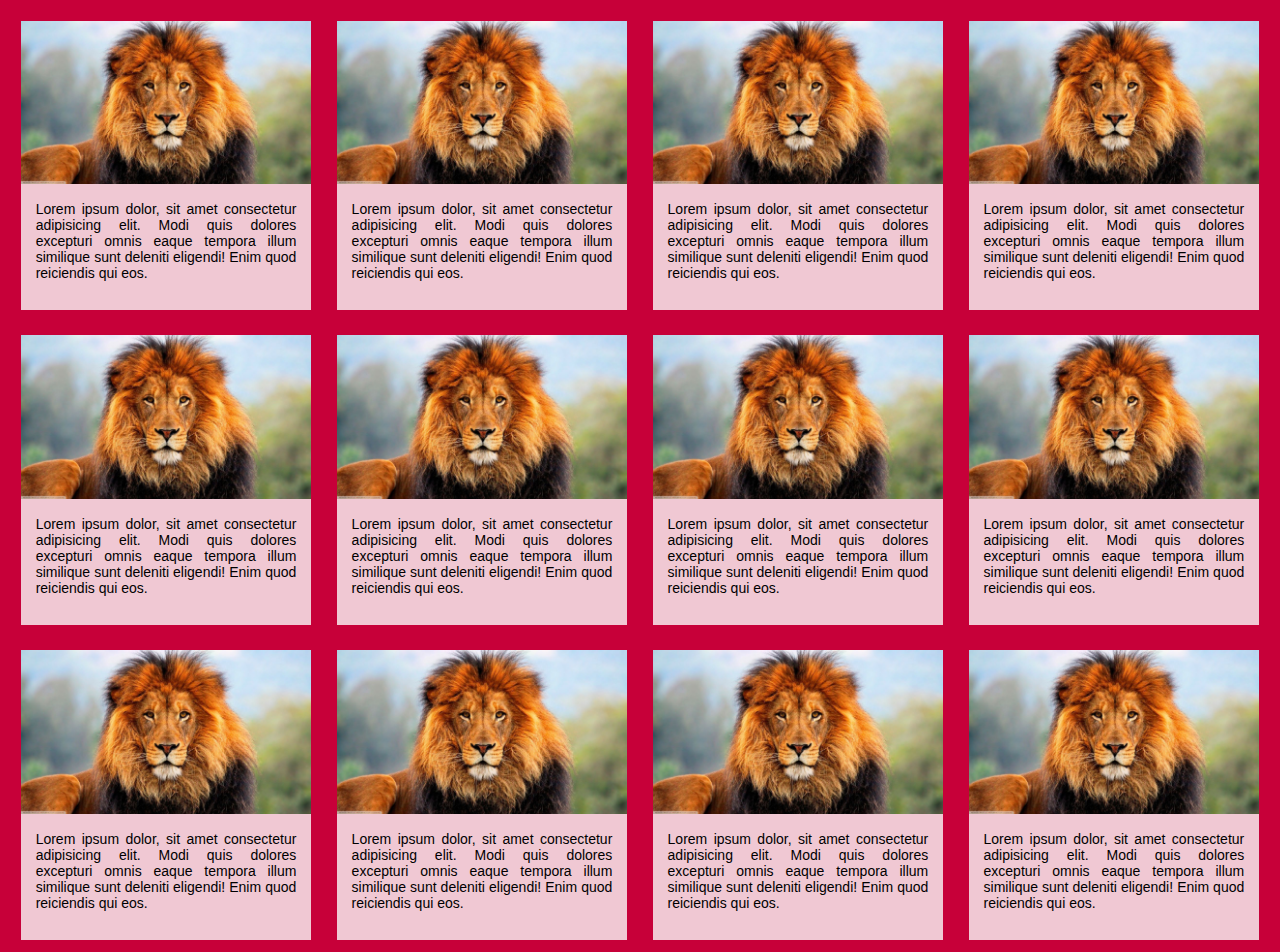
<file: ejercicio_01/index.html>
<!DOCTYPE html>
<html lang="en">
<head>
    <meta charset="UTF-8">
    <meta name="viewport" content="width=device-width, initial-scale = 1.0">
    <meta http-equiv="X-UA-Compatible" content="ie=edge">
    <link rel="stylesheet" href="estilos.css">
    <title>Document</title>
</head>
<body>
    <div class="container">
        <section>
            <img src="../imagenes/leon.jpg" alt="leon">
            <p>Lorem ipsum dolor, sit amet consectetur adipisicing elit. Modi quis dolores excepturi omnis 
                eaque tempora illum similique sunt deleniti eligendi! Enim quod reiciendis qui eos. 
            </p>
        </section>
        <section>
            <img src="../imagenes/leon.jpg" alt="leon">
            <p>Lorem ipsum dolor, sit amet consectetur adipisicing elit. Modi quis dolores excepturi omnis 
                eaque tempora illum similique sunt deleniti eligendi! Enim quod reiciendis qui eos. 
            </p>
        </section>
        <section>
            <img src="../imagenes/leon.jpg" alt="leon">
            <p>Lorem ipsum dolor, sit amet consectetur adipisicing elit. Modi quis dolores excepturi omnis 
                eaque tempora illum similique sunt deleniti eligendi! Enim quod reiciendis qui eos. 
            </p>
        </section>
        <section>
            <img src="../imagenes/leon.jpg" alt="leon">
            <p>Lorem ipsum dolor, sit amet consectetur adipisicing elit. Modi quis dolores excepturi omnis 
                eaque tempora illum similique sunt deleniti eligendi! Enim quod reiciendis qui eos. 
            </p>
        </section><section>
            <img src="../imagenes/leon.jpg" alt="leon">
            <p>Lorem ipsum dolor, sit amet consectetur adipisicing elit. Modi quis dolores excepturi omnis 
                eaque tempora illum similique sunt deleniti eligendi! Enim quod reiciendis qui eos. 
            </p>
        </section>
        <section>
            <img src="../imagenes/leon.jpg" alt="leon">
            <p>Lorem ipsum dolor, sit amet consectetur adipisicing elit. Modi quis dolores excepturi omnis 
                eaque tempora illum similique sunt deleniti eligendi! Enim quod reiciendis qui eos. 
            </p>
        </section>
        <section>
            <img src="../imagenes/leon.jpg" alt="leon">
            <p>Lorem ipsum dolor, sit amet consectetur adipisicing elit. Modi quis dolores excepturi omnis 
                eaque tempora illum similique sunt deleniti eligendi! Enim quod reiciendis qui eos. 
            </p>
        </section>
        <section>
            <img src="../imagenes/leon.jpg" alt="leon">
            <p>Lorem ipsum dolor, sit amet consectetur adipisicing elit. Modi quis dolores excepturi omnis 
                eaque tempora illum similique sunt deleniti eligendi! Enim quod reiciendis qui eos. 
            </p>
        </section>
        <section>
            <img src="../imagenes/leon.jpg" alt="leon">
            <p>Lorem ipsum dolor, sit amet consectetur adipisicing elit. Modi quis dolores excepturi omnis 
                eaque tempora illum similique sunt deleniti eligendi! Enim quod reiciendis qui eos. 
            </p>
        </section>
        <section>
            <img src="../imagenes/leon.jpg" alt="leon">
            <p>Lorem ipsum dolor, sit amet consectetur adipisicing elit. Modi quis dolores excepturi omnis 
                eaque tempora illum similique sunt deleniti eligendi! Enim quod reiciendis qui eos. 
            </p>
        </section><section>
            <img src="../imagenes/leon.jpg" alt="leon">
            <p>Lorem ipsum dolor, sit amet consectetur adipisicing elit. Modi quis dolores excepturi omnis 
                eaque tempora illum similique sunt deleniti eligendi! Enim quod reiciendis qui eos. 
            </p>
        </section>
        <section>
            <img src="../imagenes/leon.jpg" alt="leon">
            <p>Lorem ipsum dolor, sit amet consectetur adipisicing elit. Modi quis dolores excepturi omnis 
                eaque tempora illum similique sunt deleniti eligendi! Enim quod reiciendis qui eos. 
            </p>
        </section>
    </div>
</body>
</html>
</file>
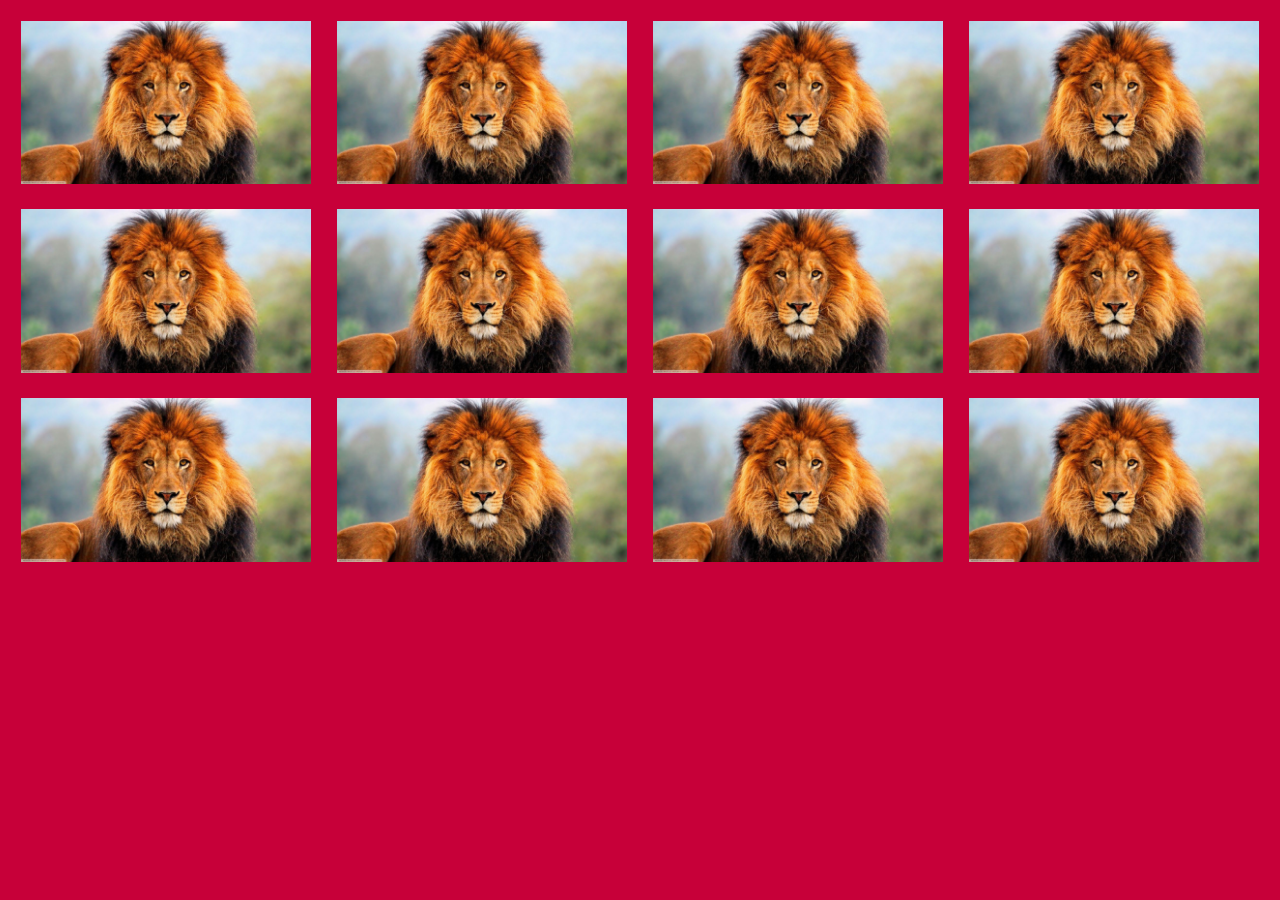
<file: ejercicio_02/index.html>
<!DOCTYPE html>
<html lang="en">
<head>
    <meta charset="UTF-8">
    <meta name="viewport" content="width=device-width, initial-scale = 1.0">
    <meta http-equiv="X-UA-Compatible" content="ie=edge">
    <link rel="stylesheet" href="estilos.css">
    <title>Document</title>
</head>
<body>
    <div class="container">
        <section>
            <img src="../imagenes/leon.jpg" alt="leon">
            <p>Lorem ipsum dolor, sit amet consectetur adipisicing elit. Modi quis dolores. 
            </p>
        </section>
        <section>
            <img src="../imagenes/leon.jpg" alt="leon">
            <p>
                Lorem ipsum dolor, sit amet consectetur adipisicing elit. Modi quis dolores. 
            </p>
        </section>
        <section>
            <img src="../imagenes/leon.jpg" alt="leon">
            <p>Lorem ipsum dolor, sit amet consectetur adipisicing elit. Modi quis dolores. 
            </p>
        </section>
        <section>
            <img src="../imagenes/leon.jpg" alt="leon">
            <p>Lorem ipsum dolor, sit amet consectetur adipisicing elit. Modi quis dolores. 
            </p>
        </section><section>
            <img src="../imagenes/leon.jpg" alt="leon">
            <p>Lorem ipsum dolor, sit amet consectetur adipisicing elit. Modi quis dolores. 
            </p>
        </section>
        <section>
            <img src="../imagenes/leon.jpg" alt="leon">
            <p>Lorem ipsum dolor, sit amet consectetur adipisicing elit. Modi quis dolores. 
            </p>
        </section>
        <section>
            <img src="../imagenes/leon.jpg" alt="leon">
            <p>Lorem ipsum dolor, sit amet consectetur adipisicing elit. Modi quis dolores. 
            </p>
        </section>
        <section>
            <img src="../imagenes/leon.jpg" alt="leon">
            <p>Lorem ipsum dolor, sit amet consectetur adipisicing elit. Modi quis dolores. 
            </p>
        </section>
        <section>
            <img src="../imagenes/leon.jpg" alt="leon">
            <p>Lorem ipsum dolor, sit amet consectetur adipisicing elit. Modi quis dolores. 
            </p>
        </section>
        <section>
            <img src="../imagenes/leon.jpg" alt="leon">
            <p>Lorem ipsum dolor, sit amet consectetur adipisicing elit. Modi quis dolores. 
            </p>
        </section><section>
            <img src="../imagenes/leon.jpg" alt="leon">
            <p>Lorem ipsum dolor, sit amet consectetur adipisicing elit. Modi quis dolores. 
            </p>
        </section>
        <section>
            <img src="../imagenes/leon.jpg" alt="leon">
            <p>Lorem ipsum dolor, sit amet consectetur adipisicing elit. Modi quis dolores. 
            </p>
        </section>
    </div>
</body>
</html>
</file>
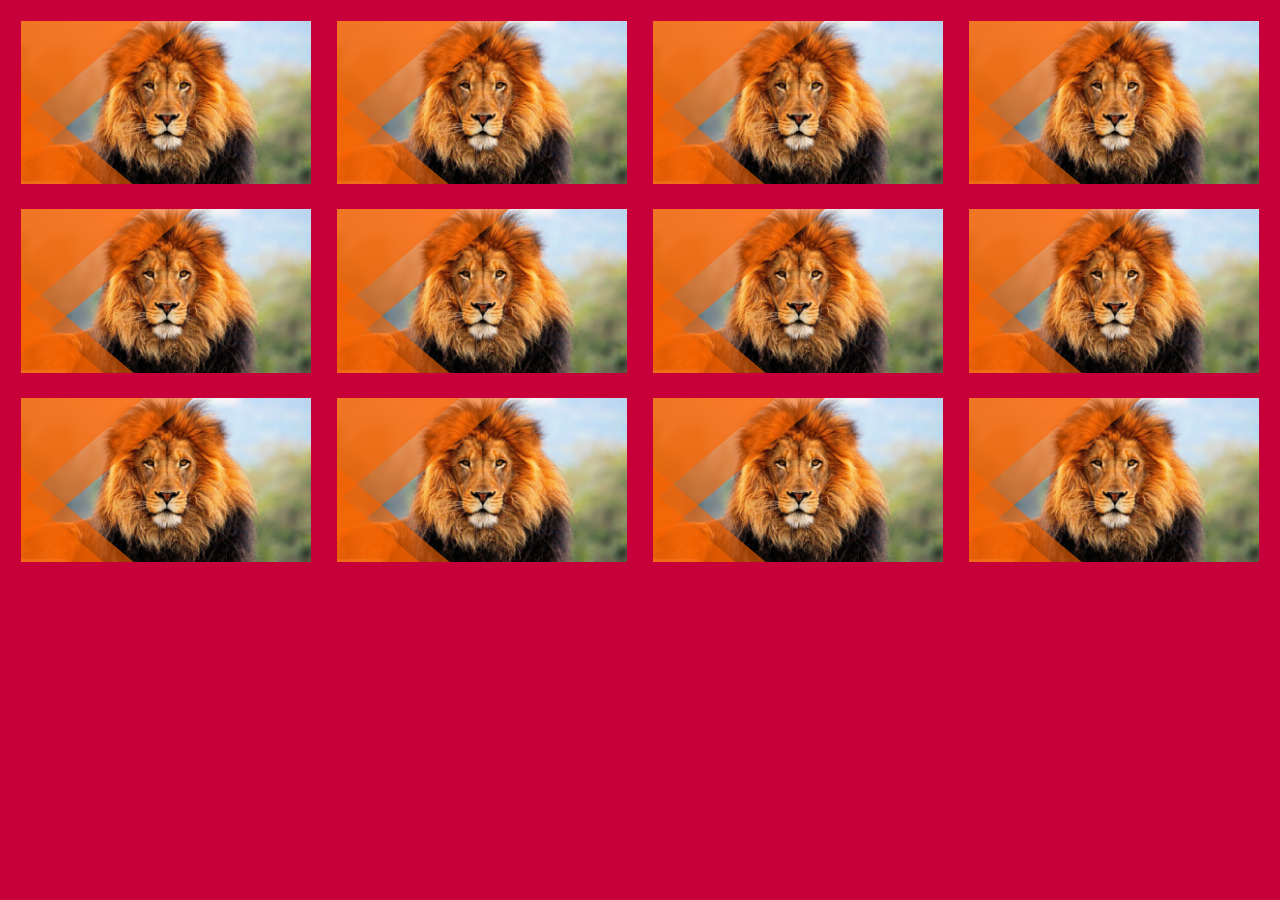
<file: ejercicio_03/index.html>
<!DOCTYPE html>
<html lang="en">
<head>
    <meta charset="UTF-8">
    <meta name="viewport" content="width=device-width, initial-scale = 1.0">
    <meta http-equiv="X-UA-Compatible" content="ie=edge">
    <link rel="stylesheet" href="estilos.css">
    <title>Document</title>
</head>
<body>
    <div class="container">
        <section>
            <img src="../imagenes/leon.jpg" alt="leon">
            <div class="content-1"></div>
            <div class="content-2"></div>
            <div class="content-3"></div>
            <div class="content-4"></div>
            <p>Lorem ipsum dolor, sit amet consectetur adipisicing elit. Modi quis dolores. 
            </p>
        </section>
        <section>
            <img src="../imagenes/leon.jpg" alt="leon">
            <div class="content-1"></div>
            <div class="content-2"></div>
            <div class="content-3"></div>
            <div class="content-4"></div>
            <p>Lorem ipsum dolor, sit amet consectetur adipisicing elit. Modi quis dolores. 
            </p>
        </section>
        <section>
            <img src="../imagenes/leon.jpg" alt="leon">
            <div class="content-1"></div>
            <div class="content-2"></div>
            <div class="content-3"></div>
            <div class="content-4"></div>
            <p>Lorem ipsum dolor, sit amet consectetur adipisicing elit. Modi quis dolores. 
            </p>
        </section>
        <section>
            <img src="../imagenes/leon.jpg" alt="leon">
            <div class="content-1"></div>
            <div class="content-2"></div>
            <div class="content-3"></div>
            <div class="content-4"></div>
            <p>Lorem ipsum dolor, sit amet consectetur adipisicing elit. Modi quis dolores. 
            </p>
        </section>
        <section>
            <img src="../imagenes/leon.jpg" alt="leon">
            <div class="content-1"></div>
            <div class="content-2"></div>
            <div class="content-3"></div>
            <div class="content-4"></div>
            <p>Lorem ipsum dolor, sit amet consectetur adipisicing elit. Modi quis dolores. 
            </p>
        </section>
        <section>
            <img src="../imagenes/leon.jpg" alt="leon">
            <div class="content-1"></div>
            <div class="content-2"></div>
            <div class="content-3"></div>
            <div class="content-4"></div>
            <p>Lorem ipsum dolor, sit amet consectetur adipisicing elit. Modi quis dolores. 
            </p>
        </section>
        <section>
            <img src="../imagenes/leon.jpg" alt="leon">
            <div class="content-1"></div>
            <div class="content-2"></div>
            <div class="content-3"></div>
            <div class="content-4"></div>
            <p>Lorem ipsum dolor, sit amet consectetur adipisicing elit. Modi quis dolores. 
            </p>
        </section>
        <section>
            <img src="../imagenes/leon.jpg" alt="leon">
            <div class="content-1"></div>
            <div class="content-2"></div>
            <div class="content-3"></div>
            <div class="content-4"></div>
            <p>Lorem ipsum dolor, sit amet consectetur adipisicing elit. Modi quis dolores. 
            </p>
        </section>
        <section>
            <img src="../imagenes/leon.jpg" alt="leon">
            <div class="content-1"></div>
            <div class="content-2"></div>
            <div class="content-3"></div>
            <div class="content-4"></div>
            <p>Lorem ipsum dolor, sit amet consectetur adipisicing elit. Modi quis dolores. 
            </p>
        </section>
        <section>
            <img src="../imagenes/leon.jpg" alt="leon">
            <div class="content-1"></div>
            <div class="content-2"></div>
            <div class="content-3"></div>
            <div class="content-4"></div>
            <p>Lorem ipsum dolor, sit amet consectetur adipisicing elit. Modi quis dolores. 
            </p>
        </section>
        <section>
            <img src="../imagenes/leon.jpg" alt="leon">
            <div class="content-1"></div>
            <div class="content-2"></div>
            <div class="content-3"></div>
            <div class="content-4"></div>
            <p>Lorem ipsum dolor, sit amet consectetur adipisicing elit. Modi quis dolores. 
            </p>
        </section>
        <section>
            <img src="../imagenes/leon.jpg" alt="leon">
            <div class="content-1"></div>
            <div class="content-2"></div>
            <div class="content-3"></div>
            <div class="content-4"></div>
            <p>Lorem ipsum dolor, sit amet consectetur adipisicing elit. Modi quis dolores. 
            </p>
        </section>
    </div>
</body>
</html>
</file>
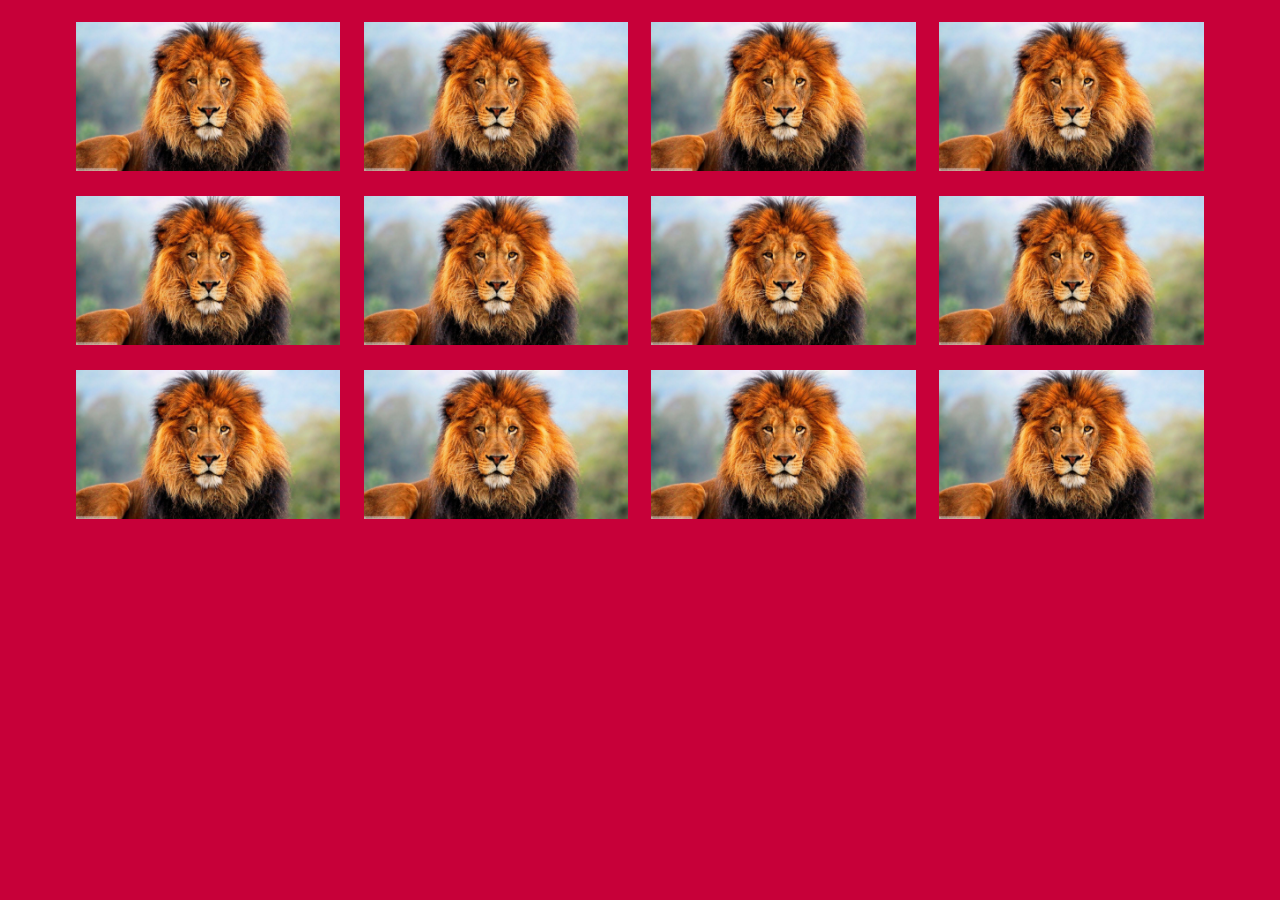
<file: ejercicio_04/index.html>
<!DOCTYPE html>
<html lang="en">
<head>
    <meta charset="UTF-8">
    <meta name="viewport" content="width=device-width, initial-scale = 1.0">
    <meta http-equiv="X-UA-Compatible" content="ie=edge">
    <link rel="stylesheet" href="estilos.css">
    <title>Document</title>
</head>
<body>
    <div class="container">
        <div class="box">
            <div class="imgBox">
                <img src="../imagenes/leon.jpg" alt="">
            </div>
            <div class="details">
                <div class="content">
                        <h2>What is Lorem Ipsum</h2>
                        <p>Lorem ipsum dolor ipsum dolor
                            has been the industryu standar dummy
                            has been the industryu standar dummy
                        </p>
                </div>
            </div>
        </div>

        <div class="box">
            <div class="imgBox">
                <img src="../imagenes/leon.jpg" alt="">
            </div>
            <div class="details">
                <div class="content">
                        <h2>What is Lorem Ipsum</h2>
                        <p>Lorem ipsum dolor ipsum dolor
                            has been the industryu standar dummy
                            has been the industryu standar dummy
                        </p>
                </div>
            </div>
        </div>

        <div class="box">
            <div class="imgBox">
                <img src="../imagenes/leon.jpg" alt="">
            </div>
            <div class="details">
                <div class="content">
                        <h2>What is Lorem Ipsum</h2>
                        <p>Lorem ipsum dolor ipsum dolor
                            has been the industryu standar dummy
                            has been the industryu standar dummy
                        </p>
                </div>
            </div>
        </div>

        <div class="box">
            <div class="imgBox">
                <img src="../imagenes/leon.jpg" alt="">
            </div>
            <div class="details">
                <div class="content">
                        <h2>What is Lorem Ipsum</h2>
                        <p>Lorem ipsum dolor ipsum dolor
                            has been the industryu standar dummy
                            has been the industryu standar dummy
                        </p>
                </div>
            </div>
        </div>

        <div class="box">
            <div class="imgBox">
                <img src="../imagenes/leon.jpg" alt="">
            </div>
            <div class="details">
                <div class="content">
                        <h2>What is Lorem Ipsum</h2>
                        <p>Lorem ipsum dolor ipsum dolor
                            has been the industryu standar dummy
                            has been the industryu standar dummy
                        </p>
                </div>
            </div>
        </div>

        <div class="box">
            <div class="imgBox">
                <img src="../imagenes/leon.jpg" alt="">
            </div>
            <div class="details">
                <div class="content">
                        <h2>What is Lorem Ipsum</h2>
                        <p>Lorem ipsum dolor ipsum dolor
                            has been the industryu standar dummy
                            has been the industryu standar dummy
                        </p>
                </div>
            </div>
        </div>

        <div class="box">
            <div class="imgBox">
                <img src="../imagenes/leon.jpg" alt="">
            </div>
            <div class="details">
                <div class="content">
                        <h2>What is Lorem Ipsum</h2>
                        <p>Lorem ipsum dolor ipsum dolor
                            has been the industryu standar dummy
                            has been the industryu standar dummy
                        </p>
                </div>
            </div>
        </div>

        <div class="box">
            <div class="imgBox">
                <img src="../imagenes/leon.jpg" alt="">
            </div>
            <div class="details">
                <div class="content">
                        <h2>What is Lorem Ipsum</h2>
                        <p>Lorem ipsum dolor ipsum dolor
                            has been the industryu standar dummy
                            has been the industryu standar dummy
                        </p>
                </div>
            </div>
        </div>

        <div class="box">
            <div class="imgBox">
                <img src="../imagenes/leon.jpg" alt="">
            </div>
            <div class="details">
                <div class="content">
                        <h2>What is Lorem Ipsum</h2>
                        <p>Lorem ipsum dolor ipsum dolor
                            has been the industryu standar dummy
                            has been the industryu standar dummy
                        </p>
                </div>
            </div>
        </div>

        <div class="box">
            <div class="imgBox">
                <img src="../imagenes/leon.jpg" alt="">
            </div>
            <div class="details">
                <div class="content">
                        <h2>What is Lorem Ipsum</h2>
                        <p>Lorem ipsum dolor ipsum dolor
                            has been the industryu standar dummy
                            has been the industryu standar dummy
                        </p>
                </div>
            </div>
        </div>
        
        <div class="box">
            <div class="imgBox">
                <img src="../imagenes/leon.jpg" alt="">
            </div>
            <div class="details">
                <div class="content">
                        <h2>What is Lorem Ipsum</h2>
                        <p>Lorem ipsum dolor ipsum dolor
                            has been the industryu standar dummy
                            has been the industryu standar dummy
                        </p>
                </div>
            </div>
        </div>

        <div class="box">
            <div class="imgBox">
                <img src="../imagenes/leon.jpg" alt="">
            </div>
            <div class="details">
                <div class="content">
                        <h2>What is Lorem Ipsum</h2>
                        <p>Lorem ipsum dolor ipsum dolor
                            has been the industryu standar dummy
                            has been the industryu standar dummy
                        </p>
                </div>
            </div>
        </div>
    </div>
    
</body>
</html>
</file>
<file: ejercicio_01/estilos.css>
html{
    font-size: 14px;
    font-family: Arial, Helvetica, sans-serif
}


body{
    background-color: #DAF7A6;
}

section{
    width: 100%;
    background-color: rgba(250, 250, 250, .8);
    float: left;
    margin: 1%;    
}

p{
    padding: 0 15px 15px 15px;
    text-align: justify;
    font-weight: 400;
}

img{
    max-width: 100%;
}

section:hover{
    cursor: pointer;
    opacity: .4;
    transition: 0.6s linear;
    -moz-transition: 0.6s linear;
    -webkit-transition: 0.6s linear;
    -o-transition: 0.6s linear;
    -ms-transition: 0.6s linear;
    
}
@media (min-width : 400px){

    body{
        background-color: #FFC300;
    }

    section{
        width: 48%;
    }
}

@media (min-width : 760px){

    body{
        background-color: #FF5733;
    }

    section{
        width: 31.33%;
    }
}

@media (min-width : 1200px){

    body{
        background-color: #C70039;
    }

    section{
        width: 23%;
    }
}
</file>
<file: ejercicio_02/estilos.css>
html{
    font-size: 14px;
    font-family: Arial, Helvetica, sans-serif
}


body{
    background-color: #DAF7A6;
}

section{
    width: 100%;
    background-color: rgba(250, 250, 250, .8);
    float: left;
    margin: 1%;
    position: relative;   
}

p{
    padding: 0 15px 15px 15px;
    text-align: center;
    font-weight: 600;
    color: white;

    opacity : 0;

    top: 30%;
    position: absolute;

    transition: 0.8s linear;
    -moz-transition: 0.8s linear;
    -webkit-transition: 0.8s linear;
    -o-transition: 0.8s linear;
    -ms-transition: 0.8s linear;

    transform: scale(.5);
}

img{
    display: block;
    max-width: 100%;

    transition: 0.8s linear;
    -moz-transition: 0.8s linear;
    -webkit-transition: 0.8s linear;
    -o-transition: 0.8s linear;
    -ms-transition: 0.8s linear;
}

section:hover{
    cursor: pointer;
    transition: 0.8s linear;
    -moz-transition: 0.8s linear;
    -webkit-transition: 0.8s linear;
    -o-transition: 0.8s linear;
    -ms-transition: 0.8s linear;
    
}

section:hover img{
    opacity: .5;
}

section:hover p{
    opacity: 1;
    transition: all 800ms;
    transform: scale(1);
    z-index: 1;
}

@media (min-width : 500px){

    body{
        background-color: #FFC300;
        font-size: 12px;
    }

    section:hover p{
        color: #FFC300;
    }

    section{
       
        width: 48%;
    }
}

@media (min-width : 760px){

    body{
        background-color: #FF5733;
       
    }

    section{
       
        width: 31.33%;
    }

    section:hover p{
        color: #FF5733;
    }
}

@media (min-width : 1200px){

    body{
        background-color: #C70039;
        
    }

    section:hover p{
        color: #C70039;
    }

    section{
        width: 23%;
    }
}
</file>
<file: ejercicio_03/estilos.css>
html{
    font-size: 14px;
    font-family: Arial, Helvetica, sans-serif
}


body{
    background-color: #DAF7A6;
}

section{
    width: 100%;
    background-color: rgba(250, 250, 250, .8);
    float: left;
    margin: 1%;
    position: relative;
    overflow: hidden;
}

/* contenedores sobreExpuestos*/

.content-1{
    
    background:rgba(250, 100, 0,.6);
    width: 150%;
    height: 600px;
    position: absolute;
    top: 0;
    transform: rotate(400deg);
    left: -440px;
    transition: all 850ms;
    
}

.content-2{
    
    background:rgba(250, 100, 0,.6);
    width: 150%;
    height: 600px;
    position: absolute;
    top: 0;
    transform: rotate(400deg);
    left: -410px;
    transition: all 800ms;
    
}

.content-3{
    
    background:rgba(250, 100, 0,.6);
    width: 150%;
    height: 600px;
    position: absolute;
    bottom: 0;
    transform: rotate(-400deg);
    left: -400px;
    transition: all 750ms;
}

.content-4{
    
    background:rgba(250, 100, 0,.6);
    width: 150%;
    height: 600px;
    position: absolute;
    bottom: 0;
    transform: rotate(-400deg);
    left: -350px; 
    transition: all 900ms;
}

/* Fin */
p{
    padding: 0 15px 15px 15px;
    text-align: center;
    font-weight: 600;
    color: white;

    opacity : 0;

    top: 30%;
    position: absolute;

    transition: 0.8s linear;
    -moz-transition: 0.8s linear;
    -webkit-transition: 0.8s linear;
    -o-transition: 0.8s linear;
    -ms-transition: 0.8s linear;

    transform: scale(.5);
}

img{
    display: block;
    max-width: 100%;
  

    transition: 0.8s linear;
    -moz-transition: 0.8s linear;
    -webkit-transition: 0.8s linear;
    -o-transition: 0.8s linear;
    -ms-transition: 0.8s linear;
}

section:hover{
    cursor: pointer;
    transition: 0.8s linear;
    -moz-transition: 0.8s linear;
    -webkit-transition: 0.8s linear;
    -o-transition: 0.8s linear;
    -ms-transition: 0.8s linear;
    
}

section:hover .content-1{
    opacity : .7;
    width : 280%;
    transition: all 700ms;
}

section:hover .content-2{
    opacity : .7;
    width : 240%;
    transition: all 600ms;
}

section:hover .content-3{
    opacity : .7;
    width : 280%;
    transition: all 800ms;
}

section:hover .content-4{
    opacity : .7;
    width : 280%;
    transition: all 900ms;
}

section:hover img{
    opacity: .5;
    transform: scale(1.4);
}

section:hover p{
    opacity: 1;
    transition: all 800ms;
    transform: scale(1);
    z-index: 1;
}

@media (min-width : 500px){

    body{
        background-color: #FFC300;
        font-size: 12px;
    }

    section{
        width: 48%;
    }

    
}

@media (min-width : 760px){

    body{
        background-color: #FF5733;
       
    }

    section{
        width: 31.33%;
    }
}

@media (min-width : 1200px){

    body{
        background-color: #C70039;
        
    }

    section{
        width: 23%;
    }
}
</file>
<file: ejercicio_04/estilos.css>
html{
    font-family: Arial, Helvetica, sans-serif;
    font-size: 11px;
}
body {
    margin: 0;
    padding: 0;
    background-color: #C70039;
}

.container {
    width: 90%;
    margin: 10px auto;
}

.container .box{
    float: left;
    position: relative;
    width: 100%;
    box-sizing: border-box;
    margin: 1%;
}

.container .box .imgBox{
    position: relative;
    overflow: hidden;
}

.container .box .imgBox img{
    width: 100%;
    transition: transform 2s;
}

.container .box:hover .imgBox img{
    transform: scale(1.2);
}

.container .box .details{
    text-align: center;
    position: absolute;
    top: 10px;
    right: 10px;
    left: 10px;
    bottom: 15px;
    background: rgba(0, 0, 0, .8);
    transition: transform .5s;
    transform: scaleY(0)
}

.container .box:hover .details{
    
    transform: scaleY(1)
}

.container .box .details .content{
    position: absolute;
    top: 50%;
    transform: translateY(-50%);
    text-align: center;
    padding: 15px;
    color: #fff;
}

@media (min-width : 500px){

    body{
        font-size: .8rem;
        background-color: #FFC300;
    }

    .container .box{
        width: 48%;
    }

    
}

@media (min-width : 760px){

    body{
        font-size: .8rem;
        background-color: #FF5733;
       
    }

    .container .box{
        width: 31.33%;
    }
}

@media (min-width : 1200px){

    body{
        font-size: .8rem;
        background-color: #C70039;
        
    }

    .container .box{
        width: 23%;
    }
}
</file>
